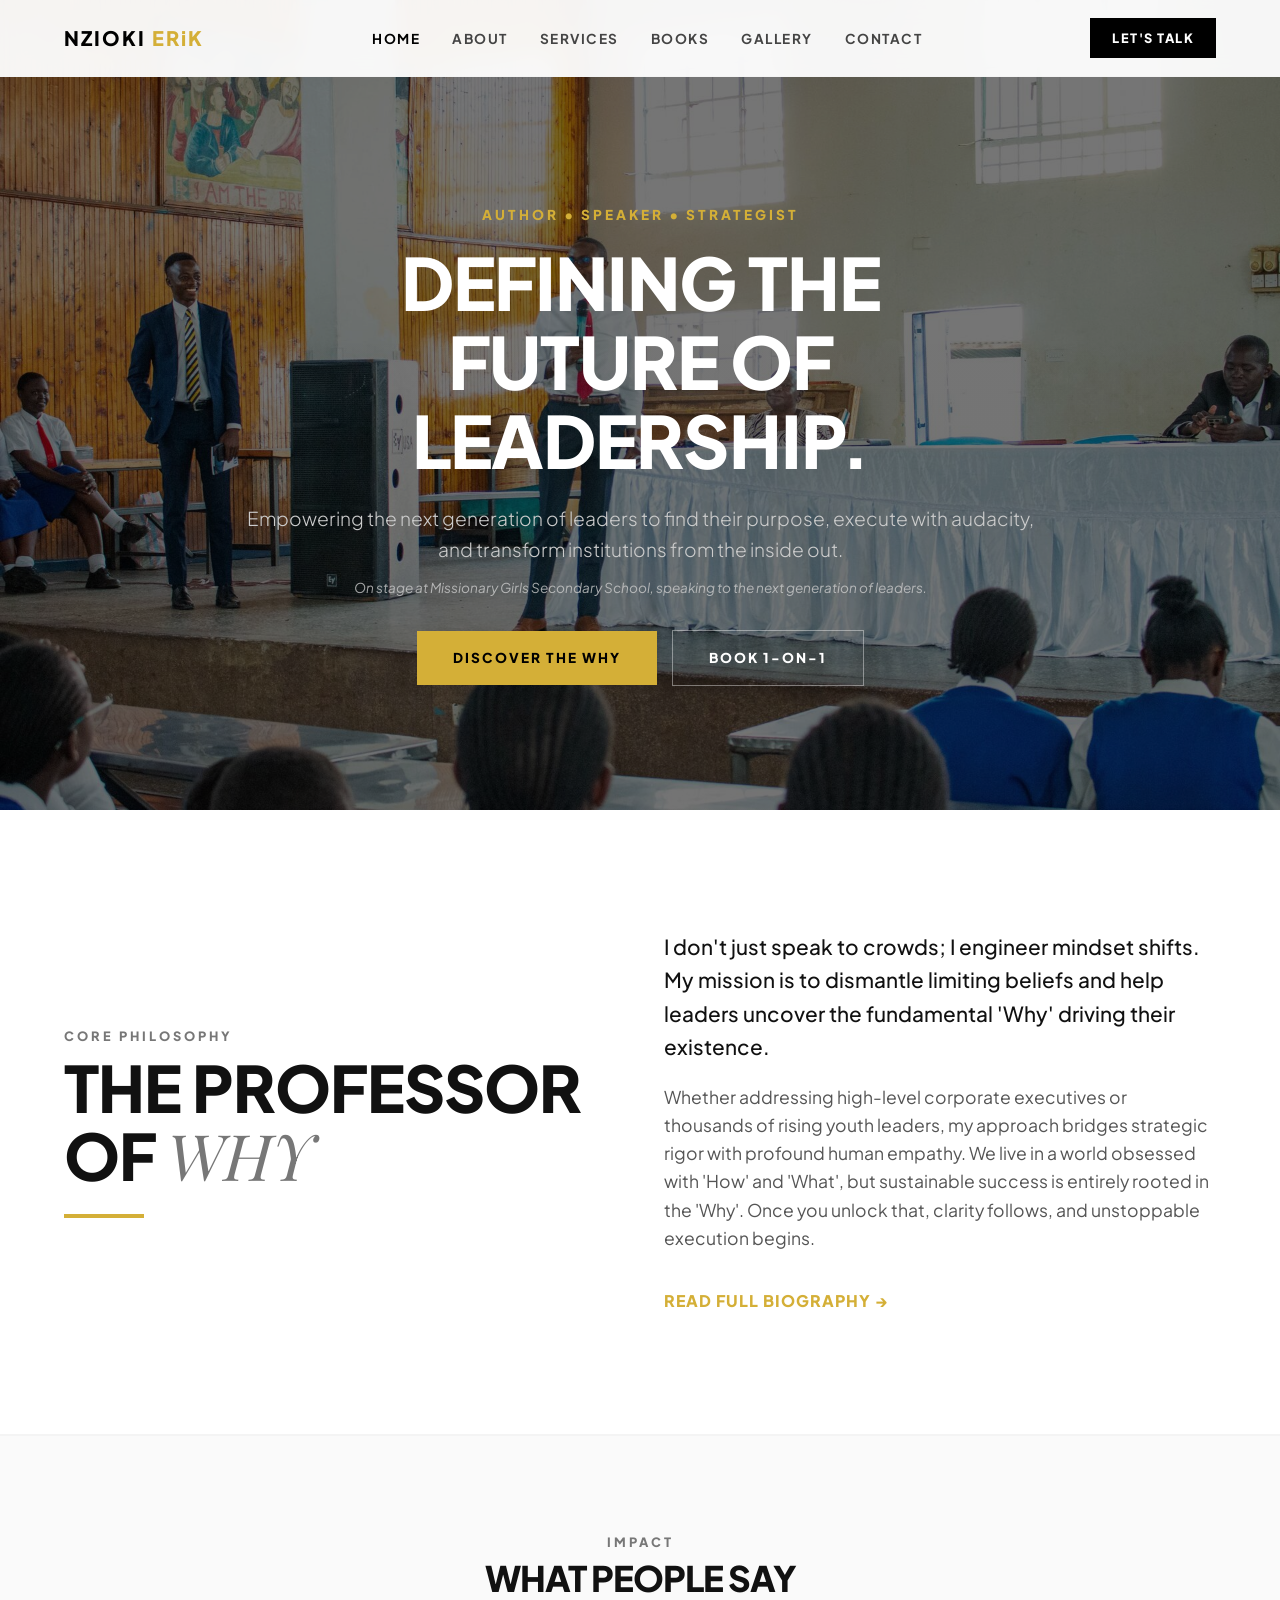
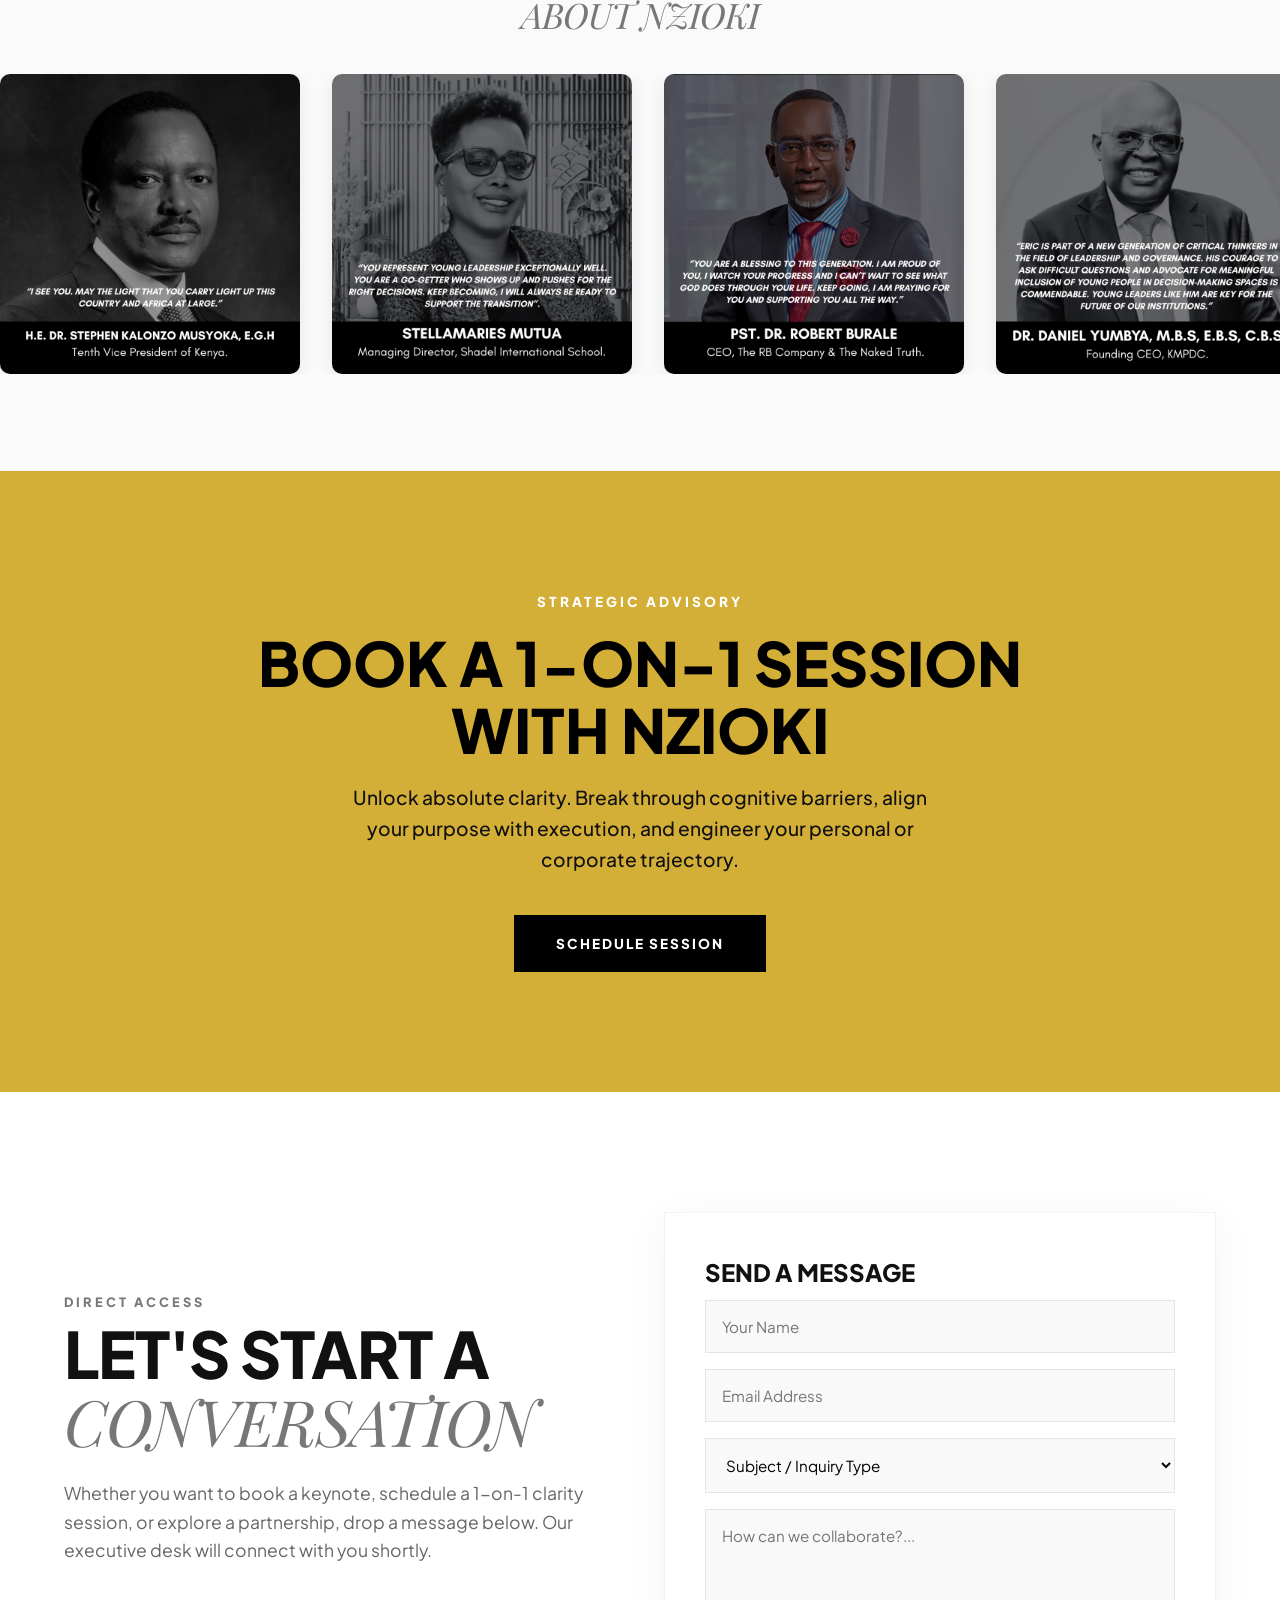
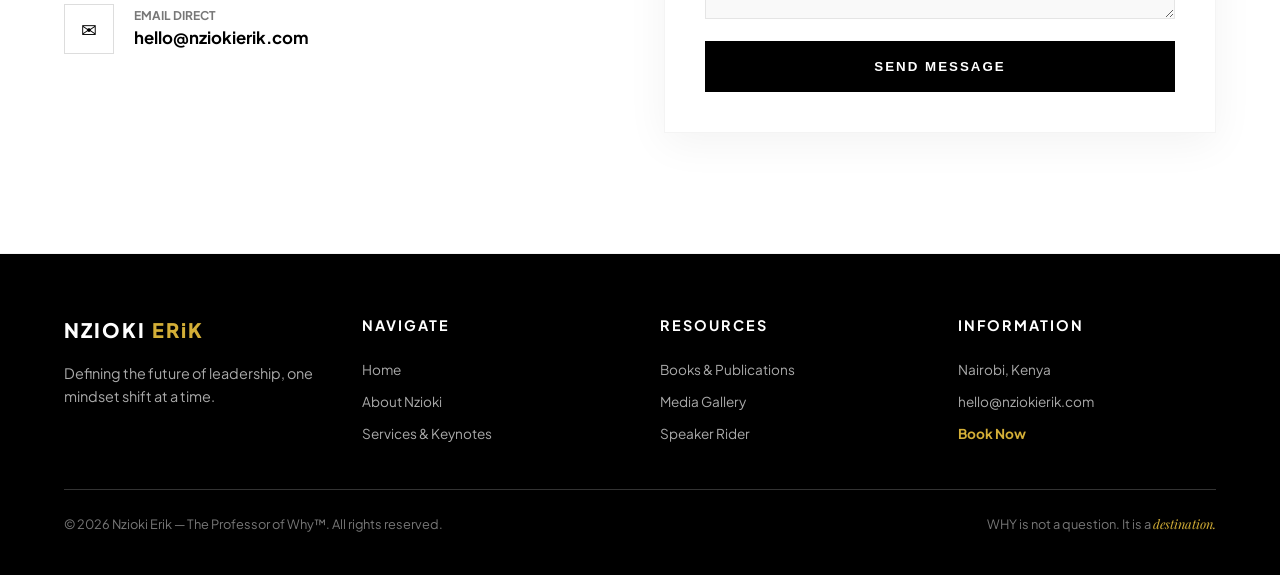
<file: index.html>
<!DOCTYPE html>
<html lang="en">
<head>
  <meta charset="UTF-8" />
  <meta name="viewport" content="width=device-width, initial-scale=1.0" />
  <title>Prof. Nzioki ERiK — The Professor of Why</title>
  <meta name="description" content="Nzioki ERiK — The Professor of Why™. Keynote speaker, strategist and leadership trainer helping leaders and institutions across Africa uncover the 'Why' behind their purpose and execution." />

  <link rel="icon" href="favicon.png" type="image/png" sizes="192x192" />
  <link rel="apple-touch-icon" href="apple-touch-icon.png" />

  <meta property="og:type" content="website" />
  <meta property="og:url" content="https://professorofwhy.vercel.app/" />
  <meta property="og:title" content="Prof. Nzioki ERiK — The Professor of Why" />
  <meta property="og:description" content="Keynote speaker, strategist and leadership trainer helping leaders and institutions across Africa uncover the 'Why' behind their purpose and execution." />
  <meta property="og:image" content="https://professorofwhy.vercel.app/Prof.%20Nzioki%20ERiK%20Website/IMG-20250130-WA0039-web.jpg" />

  <meta name="twitter:card" content="summary_large_image" />
  <meta name="twitter:title" content="Prof. Nzioki ERiK — The Professor of Why" />
  <meta name="twitter:description" content="Keynote speaker, strategist and leadership trainer helping leaders and institutions across Africa uncover the 'Why' behind their purpose and execution." />
  <meta name="twitter:image" content="https://professorofwhy.vercel.app/Prof.%20Nzioki%20ERiK%20Website/IMG-20250130-WA0039-web.jpg" />

  <link rel="stylesheet" href="style.css" />
  <link rel="preconnect" href="https://fonts.googleapis.com">
  <link rel="preconnect" href="https://fonts.gstatic.com" crossorigin>
  <link href="https://fonts.googleapis.com/css2?family=Plus+Jakarta+Sans:wght@300;400;600;800;900&family=Playfair+Display:ital,wght@0,600;1,400&display=swap" rel="stylesheet">
</head>
<body class="bg-white text-gray-900 font-sans antialiased">

  <!-- NAVIGATION -->
  <nav class="navbar">
    <div class="nav-container">
      <a href="index.html" class="brand-logo">NZIOKI <span>ERiK</span></a>
      <ul class="nav-links">
        <li><a href="index.html" class="active">Home</a></li>
        <li><a href="about.html">About</a></li>
        <li><a href="speaking.html">Services</a></li>
        <li><a href="books.html">Books</a></li>
        <li><a href="gallery.html">Gallery</a></li>
        <li><a href="#conversation">Contact</a></li>
      </ul>
      <a href="#conversation" class="btn-primary-sm">Let's Talk</a>
    </div>
  </nav>

  <!-- 1. HERO SECTION (Stage Photo & Write-up) -->
  <header class="hero-section">
    <div class="hero-overlay"></div>
    <img src="Prof. Nzioki ERiK Website/IMG-20250130-WA0039-web.jpg" alt="Prof. Nzioki ERiK addressing students on stage at Missionary Girls Secondary School" class="hero-bg-img" />

    <div class="hero-content">
      <span class="hero-badge">Author • Speaker • Strategist</span>
      <h1 class="hero-title">Defining The <br/>Future of Leadership.</h1>
      <p class="hero-subtitle">
        Empowering the next generation of leaders to find their purpose, execute with audacity, and transform institutions from the inside out.
      </p>
      <p class="hero-caption">On stage at Missionary Girls Secondary School, speaking to the next generation of leaders.</p>
      <div class="hero-actions">
        <a href="#about" class="btn-gold">Discover The Why</a>
        <a href="#session" class="btn-outline-light">Book 1-on-1</a>
      </div>
    </div>
  </header>

  <!-- 2. ABOUT: THE PROFESSOR OF WHY -->
  <section id="about" class="about-section">
    <div class="container grid-2col">
      <div>
        <span class="section-tag">Core Philosophy</span>
        <h2 class="main-heading">The Professor <br/>of <span class="accent-serif">Why</span></h2>
        <div class="gold-divider"></div>
      </div>
      <div class="about-text-box">
        <p class="lead-text">
          I don't just speak to crowds; I engineer mindset shifts. My mission is to dismantle limiting beliefs and help leaders uncover the fundamental 'Why' driving their existence.
        </p>
        <p>
          Whether addressing high-level corporate executives or thousands of rising youth leaders, my approach bridges strategic rigor with profound human empathy. We live in a world obsessed with 'How' and 'What', but sustainable success is entirely rooted in the 'Why'. Once you unlock that, clarity follows, and unstoppable execution begins.
        </p>
        <a href="about.html" style="color: var(--color-gold); font-weight: 800; text-transform: uppercase; letter-spacing: 1px; text-decoration: none; margin-top: 16px; display: inline-block;">Read Full Biography &rarr;</a>
      </div>
    </div>
  </section>

  <!-- 3. TESTIMONIALS (The Moving Marquee) -->
  <section class="marquee-section" id="testi">
    <div class="container" style="text-align: center; margin-bottom: 40px;">
      <span class="section-tag">Impact</span>
      <h2 class="main-heading" style="font-size: 2.2rem;">What People Say <br/><span class="accent-serif">About Nzioki</span></h2>
    </div>
    
    <div class="marquee-wrapper">
      <div class="marquee-track">
        <div class="praise-card"><img src="Testimonials/1.png" alt="H.E. Dr. Stephen Kalonzo Musyoka, E.G.H, Tenth Vice President of Kenya: 'I see you. May the light that you carry light up this country and Africa at large.'" loading="lazy" /></div>
        <div class="praise-card"><img src="Testimonials/2.png" alt="Stellamaries Mutua, Managing Director, Shadel International School: 'You represent young leadership exceptionally well. You are a go-getter who shows up and pushes for the right decisions.'" loading="lazy" /></div>
        <div class="praise-card"><img src="Testimonials/3.png" alt="Pst. Dr. Robert Burale, CEO, The RB Company & The Naked Truth: 'You are a blessing to this generation. I am proud of you.'" loading="lazy" /></div>
        <div class="praise-card"><img src="Testimonials/4.png" alt="Dr. Daniel Yumbya, M.B.S, E.B.S, C.B.S, Founding CEO, KMPDC: 'Eric is part of a new generation of critical thinkers in the field of leadership and governance.'" loading="lazy" /></div>
        <div class="praise-card"><img src="Testimonials/5.png" alt="Brian Nyambego, CEO, Aven Global: 'Sometimes you just see someone with grit, audacity and a genuine love for growth.'" loading="lazy" /></div>
        <div class="praise-card"><img src="Testimonials/6.png" alt="Prof. Acquillahs Muteti, CEO, ACQ Consultants (U.S.A): 'I am proud of what you are doing and what you are about to do. It's your time, go change the world.'" loading="lazy" /></div>
        <div class="praise-card"><img src="Testimonials/7.png" alt="Khalif Kairo, CEO, Kai & Karo: 'Nzioki represents a rising young voice in this generation.'" loading="lazy" /></div>
        <div class="praise-card"><img src="Testimonials/8.png" alt="Dr. Emily Okoth Okuku, Ph.D., Manager, Career Planning & Placement, KCA University: 'I am proud of you. You will go places.'" loading="lazy" /></div>
        <!-- Full set repeated for seamless infinite scrolling (translateX(-50%) needs an exact duplicate) -->
        <div class="praise-card"><img src="Testimonials/1.png" alt="" loading="lazy" /></div>
        <div class="praise-card"><img src="Testimonials/2.png" alt="" loading="lazy" /></div>
        <div class="praise-card"><img src="Testimonials/3.png" alt="" loading="lazy" /></div>
        <div class="praise-card"><img src="Testimonials/4.png" alt="" loading="lazy" /></div>
        <div class="praise-card"><img src="Testimonials/5.png" alt="" loading="lazy" /></div>
        <div class="praise-card"><img src="Testimonials/6.png" alt="" loading="lazy" /></div>
        <div class="praise-card"><img src="Testimonials/7.png" alt="" loading="lazy" /></div>
        <div class="praise-card"><img src="Testimonials/8.png" alt="" loading="lazy" /></div>
      </div>
    </div>
  </section>

  <!-- 4. BOOK A 1-ON-1 SESSION -->
  <section id="session" class="cta-dark-section" style="background: var(--color-gold); color: var(--color-black);">
    <div class="container">
      <span class="cta-badge" style="color: var(--color-white);">Strategic Advisory</span>
      <h2 class="cta-heading" style="color: var(--color-black);">Book a 1-on-1 Session <br/>With Nzioki</h2>
      <p class="cta-text" style="color: var(--color-gray-900); font-weight: 500;">
        Unlock absolute clarity. Break through cognitive barriers, align your purpose with execution, and engineer your personal or corporate trajectory.
      </p>
      <div class="cta-buttons">
        <a href="#conversation" class="btn-white" style="background: var(--color-black); color: var(--color-white);">Schedule Session</a>
      </div>
    </div>
  </section>

  <!-- 5. CONTACT / LET'S START A CONVERSATION -->
  <section id="conversation" class="contact-section">
    <div class="container grid-2col">
      <div class="contact-info">
        <span class="section-tag">Direct Access</span>
        <h2 class="main-heading">Let's Start a <br/><span class="accent-serif">Conversation</span></h2>
        <p class="contact-desc">
          Whether you want to book a keynote, schedule a 1-on-1 clarity session, or explore a partnership, drop a message below. Our executive desk will connect with you shortly.
        </p>
        <div class="contact-methods">
          <a href="mailto:hello@nziokierik.com" class="contact-item">
            <div class="icon-box">✉</div>
            <div>
              <span class="label">Email Direct</span>
              <span class="val">hello@nziokierik.com</span>
            </div>
          </a>
        </div>
      </div>

      <div class="contact-form-card">
        <h3>Send a Message</h3>
        <form>
          <input type="text" placeholder="Your Name" required class="form-input" />
          <input type="email" placeholder="Email Address" required class="form-input" />
          <select class="form-select" required>
            <option value="" disabled selected>Subject / Inquiry Type</option>
            <option>1-on-1 Clarity Session</option>
            <option>Keynote / Speaking Request</option>
            <option>Media / Interview</option>
            <option>General Inquiry</option>
          </select>
          <textarea placeholder="How can we collaborate?..." rows="4" class="form-textarea" required></textarea>
          <button type="submit" class="btn-submit">Send Message</button>
        </form>
      </div>
    </div>
  </section>

  <!-- 6. EXPANDED FOOTER (Resources, Links, Information) -->
  <footer class="footer" style="padding: 60px 0 40px 0; background: var(--color-black); color: var(--color-white);">
    <div class="container">
      <div style="display: grid; grid-template-columns: repeat(auto-fit, minmax(200px, 1fr)); gap: 40px; margin-bottom: 40px;">
        
        <!-- Brand -->
        <div>
          <a href="index.html" class="brand-logo" style="color: var(--color-white);">NZIOKI <span style="color: var(--color-gold);">ERiK</span></a>
          <p style="color: #aaa; font-size: 0.9rem; margin-top: 16px;">Defining the future of leadership, one mindset shift at a time.</p>
        </div>

        <!-- Navigate -->
        <div>
          <h4 style="text-transform: uppercase; letter-spacing: 2px; margin-bottom: 16px; font-size: 0.9rem;">Navigate</h4>
          <ul style="list-style: none; padding: 0; line-height: 2;">
            <li><a href="index.html" style="color: #aaa; text-decoration: none; font-size: 0.85rem;">Home</a></li>
            <li><a href="about.html" style="color: #aaa; text-decoration: none; font-size: 0.85rem;">About Nzioki</a></li>
            <li><a href="speaking.html" style="color: #aaa; text-decoration: none; font-size: 0.85rem;">Services & Keynotes</a></li>
          </ul>
        </div>

        <!-- Resources -->
        <div>
          <h4 style="text-transform: uppercase; letter-spacing: 2px; margin-bottom: 16px; font-size: 0.9rem;">Resources</h4>
          <ul style="list-style: none; padding: 0; line-height: 2;">
            <li><a href="books.html" style="color: #aaa; text-decoration: none; font-size: 0.85rem;">Books & Publications</a></li>
            <li><a href="gallery.html" style="color: #aaa; text-decoration: none; font-size: 0.85rem;">Media Gallery</a></li>
            <li><a href="speaking.html#mk" style="color: #aaa; text-decoration: none; font-size: 0.85rem;">Speaker Rider</a></li>
          </ul>
        </div>

        <!-- Information -->
        <div>
          <h4 style="text-transform: uppercase; letter-spacing: 2px; margin-bottom: 16px; font-size: 0.9rem;">Information</h4>
          <ul style="list-style: none; padding: 0; line-height: 2;">
            <li><span style="color: #aaa; font-size: 0.85rem;">Nairobi, Kenya</span></li>
            <li><span style="color: #aaa; font-size: 0.85rem;">hello@nziokierik.com</span></li>
            <li><a href="#conversation" style="color: var(--color-gold); text-decoration: none; font-size: 0.85rem; font-weight: bold;">Book Now</a></li>
          </ul>
        </div>
      </div>

      <div style="border-top: 1px solid #333; padding-top: 24px; display: flex; justify-content: space-between; align-items: center; font-size: 0.8rem; color: #777;">
        <p>© 2026 Nzioki Erik — The Professor of Why™. All rights reserved.</p>
        <p class="footer-tagline" style="color: #777;">WHY is not a question. It is a <em style="color: var(--color-gold);">destination.</em></p>
      </div>
    </div>
  </footer>

</body>
  </html>
</file>
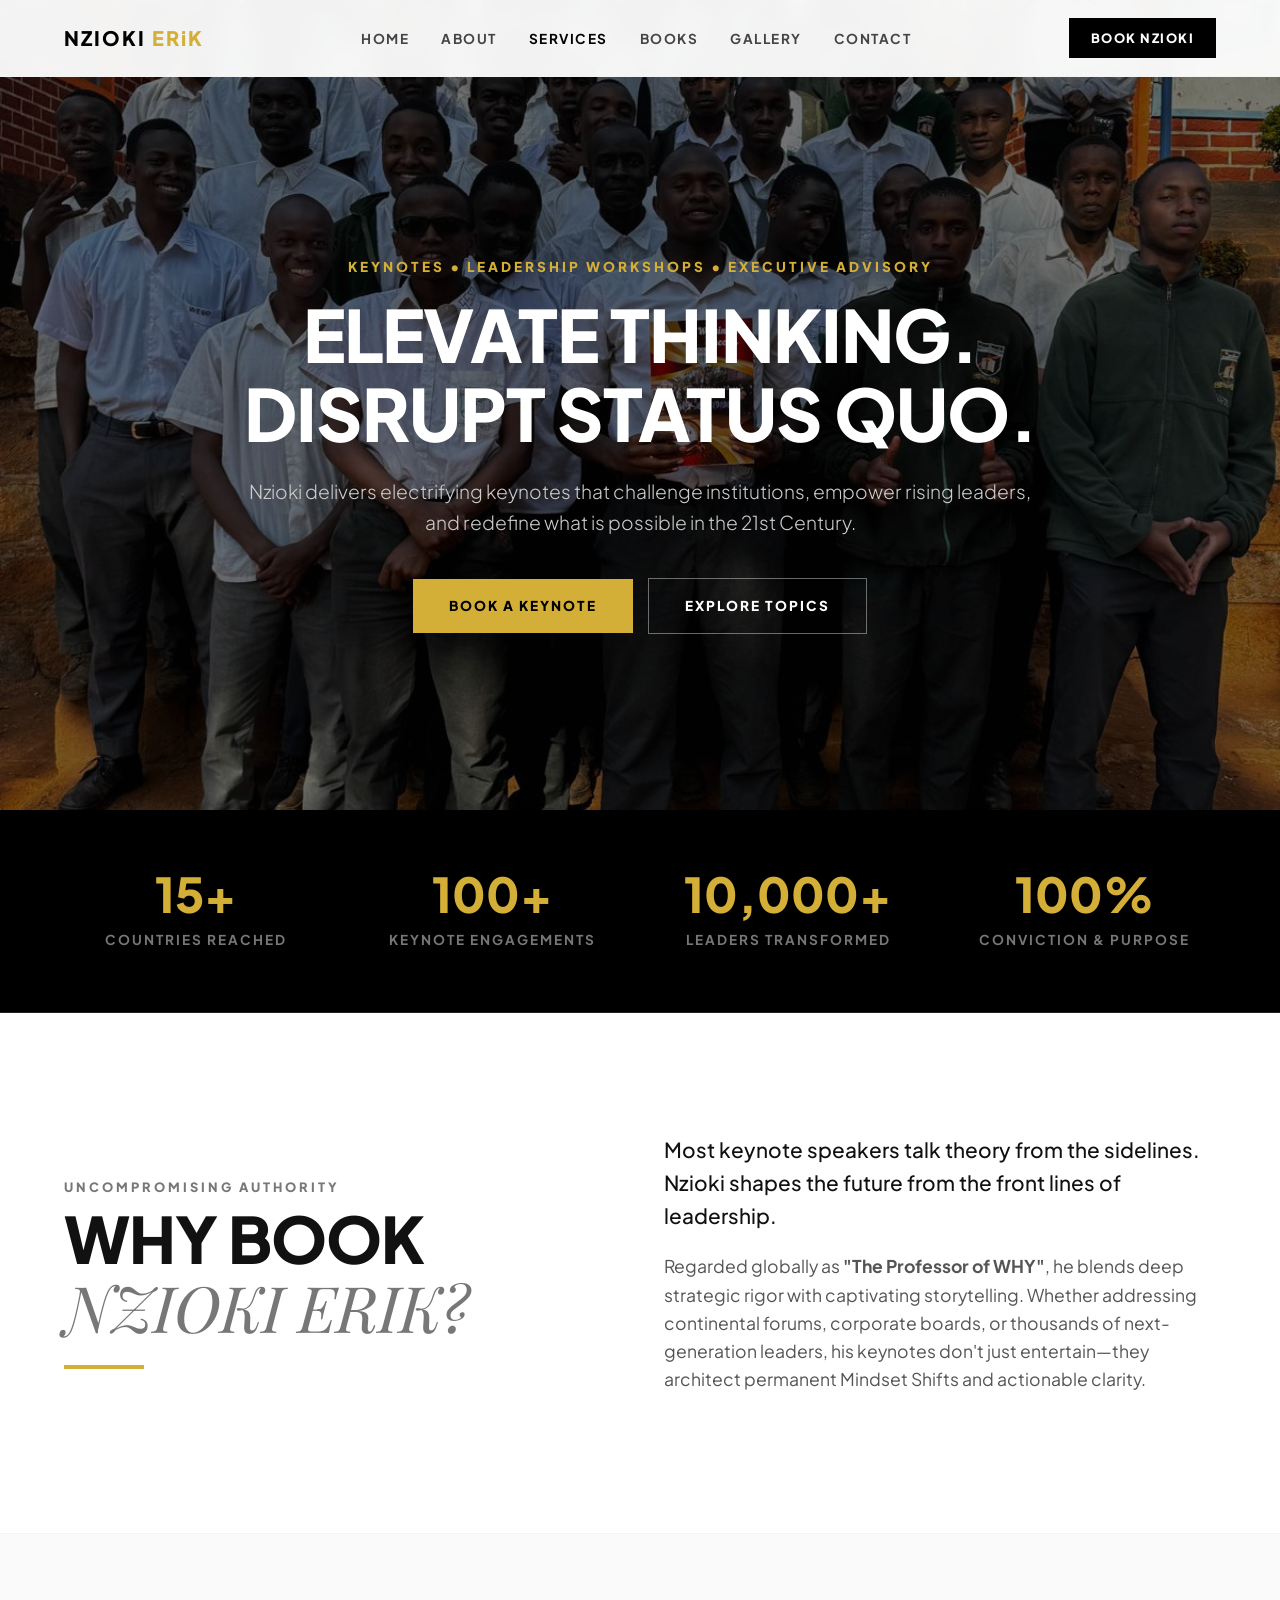
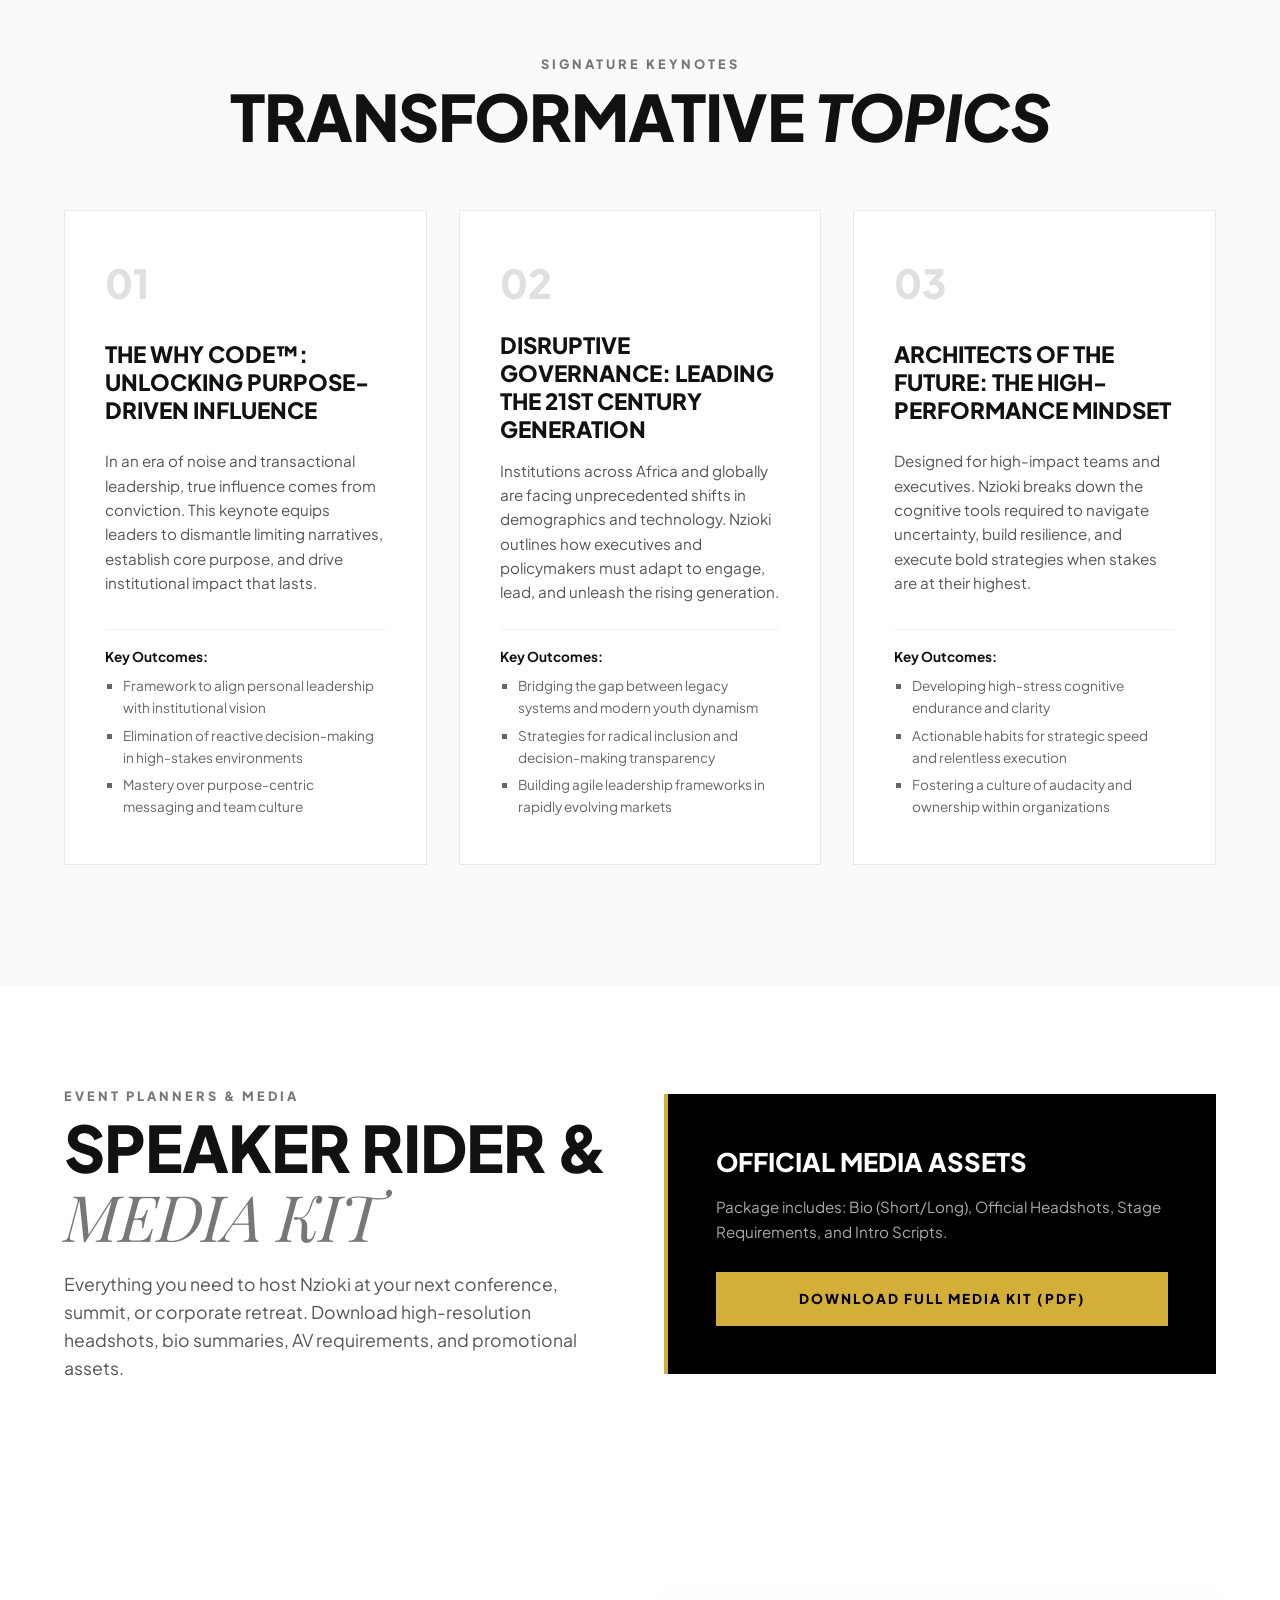
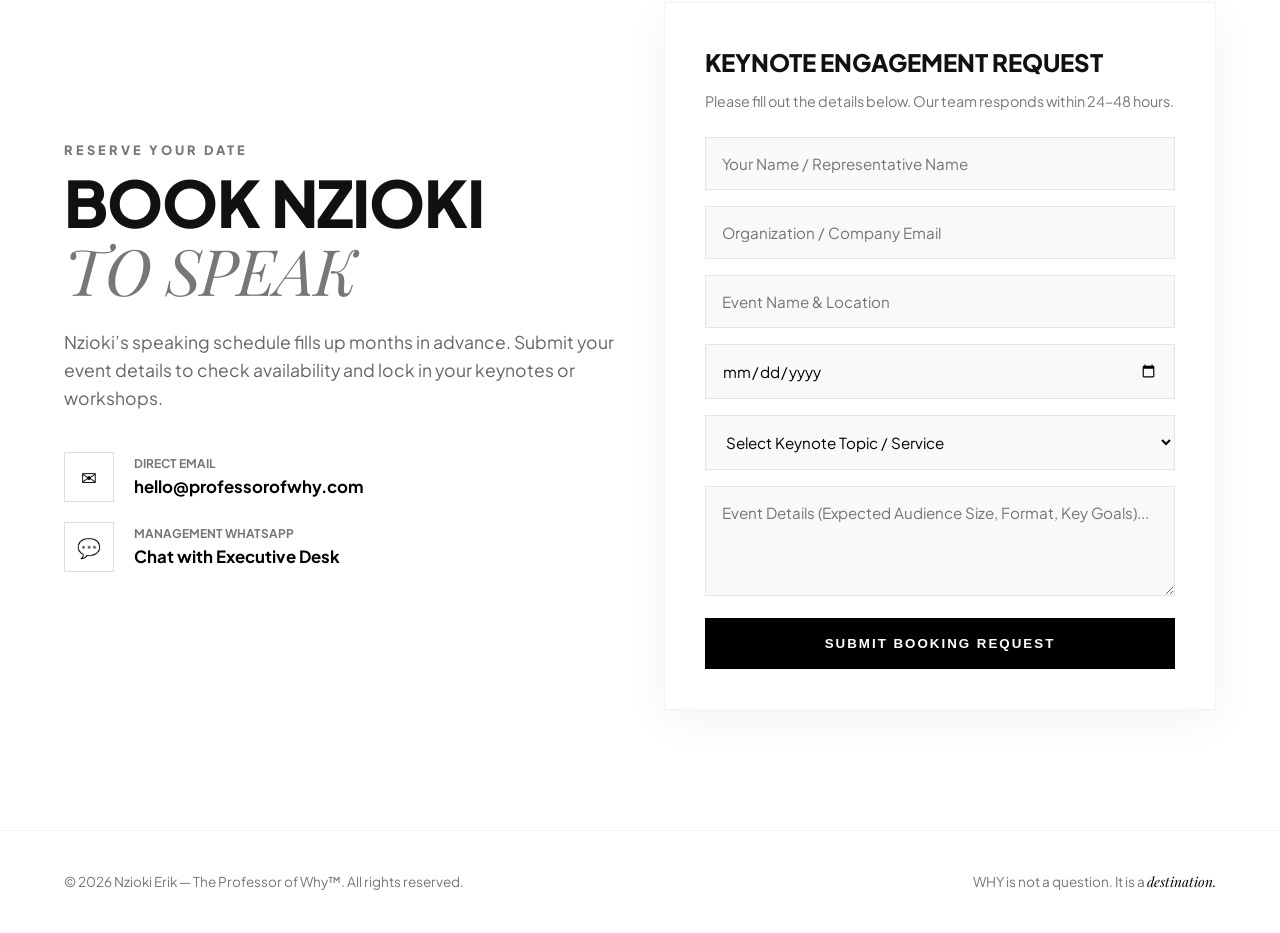
<file: speaking.html>
<!DOCTYPE html>
<html lang="en">
<head>
  <meta charset="UTF-8" />
  <meta name="viewport" content="width=device-width, initial-scale=1.0" />
  <title>Services & Keynote Speaking — Prof. Nzioki ERiK</title>
  <link rel="stylesheet" href="style.css" />
  <link rel="preconnect" href="https://fonts.googleapis.com">
  <link rel="preconnect" href="https://fonts.gstatic.com" crossorigin>
  <link href="https://fonts.googleapis.com/css2?family=Plus+Jakarta+Sans:wght@300;400;600;800;900&family=Playfair+Display:ital,wght@0,600;1,400&display=swap" rel="stylesheet">
</head>
<body class="bg-white text-gray-900 font-sans antialiased">

  <!-- NAVIGATION -->
  <nav class="navbar">
    <div class="nav-container">
      <a href="index.html" class="brand-logo">NZIOKI <span>ERiK</span></a>
      <ul class="nav-links">
        <li><a href="index.html">Home</a></li>
        <li><a href="about.html">About</a></li>
        <li><a href="speaking.html" class="active">Services</a></li>
        <li><a href="books.html">Books</a></li>
        <li><a href="gallery.html">Gallery</a></li>
        <li><a href="#book-keynote">Contact</a></li>
      </ul>
      <a href="#book-keynote" class="btn-primary-sm">Book Nzioki</a>
    </div>
  </nav>

  <!-- 1. SPEAKING HERO SECTION -->
  <header class="hero-section speaking-hero">
    <div class="hero-overlay"></div>
    <img src="Prof. Nzioki ERiK Website/IMG-20241011-WA0109.jpg" alt="Prof. Nzioki delivering a keynote address" class="hero-bg-img" />
    
    <div class="hero-content">
      <span class="hero-badge">Keynotes • Leadership Workshops • Executive Advisory</span>
      <h1 class="hero-title">Elevate Thinking.<br/>Disrupt Status Quo.</h1>
      <p class="hero-subtitle">
        Nzioki delivers electrifying keynotes that challenge institutions, empower rising leaders, and redefine what is possible in the 21st Century.
      </p>
      <div class="hero-actions">
        <a href="#book-keynote" class="btn-gold">Book A Keynote</a>
        <a href="#topics" class="btn-outline-light">Explore Topics</a>
      </div>
    </div>
  </header>

  <!-- 2. PROOF & METRICS STRIP -->
  <section class="stats-strip">
    <div class="container grid-4col">
      <div class="stat-card">
        <span class="stat-number">15+</span>
        <span class="stat-label">Countries Reached</span>
      </div>
      <div class="stat-card">
        <span class="stat-number">100+</span>
        <span class="stat-label">Keynote Engagements</span>
      </div>
      <div class="stat-card">
        <span class="stat-number">10,000+</span>
        <span class="stat-label">Leaders Transformed</span>
      </div>
      <div class="stat-card">
        <span class="stat-number">100%</span>
        <span class="stat-label">Conviction & Purpose</span>
      </div>
    </div>
  </section>

  <!-- 3. THE NZIOKI DIFFERENCE (Vusi-Style Positioning Block) -->
  <section class="difference-section">
    <div class="container grid-2col">
      <div>
        <span class="section-tag">Uncompromising Authority</span>
        <h2 class="main-heading">WHY BOOK <br/><span class="accent-serif">Nzioki ERiK?</span></h2>
        <div class="gold-divider"></div>
      </div>
      <div class="about-text-box">
        <p class="lead-text">
          Most keynote speakers talk theory from the sidelines. Nzioki shapes the future from the front lines of leadership.
        </p>
        <p>
          Regarded globally as <strong>"The Professor of WHY"</strong>, he blends deep strategic rigor with captivating storytelling. Whether addressing continental forums, corporate boards, or thousands of next-generation leaders, his keynotes don't just entertain—they architect permanent Mindset Shifts and actionable clarity.
        </p>
      </div>
    </div>
  </section>

  <!-- 4. KEYNOTE TOPICS & OFFERINGS -->
  <section id="topics" class="topics-section">
    <div class="container">
      <div class="section-header center">
        <span class="section-tag">Signature Keynotes</span>
        <h2 class="main-heading">Transformative <em>Topics</em></h2>
      </div>

      <div class="topics-grid">
        <!-- Topic 1 -->
        <div class="topic-card">
          <span class="topic-num">01</span>
          <h3 class="topic-title">The WHY Code™: Unlocking Purpose-Driven Influence</h3>
          <p class="topic-desc">
            In an era of noise and transactional leadership, true influence comes from conviction. This keynote equips leaders to dismantle limiting narratives, establish core purpose, and drive institutional impact that lasts.
          </p>
          <div class="topic-outcomes">
            <strong>Key Outcomes:</strong>
            <ul>
              <li>Framework to align personal leadership with institutional vision</li>
              <li>Elimination of reactive decision-making in high-stakes environments</li>
              <li>Mastery over purpose-centric messaging and team culture</li>
            </ul>
          </div>
        </div>

        <!-- Topic 2 -->
        <div class="topic-card">
          <span class="topic-num">02</span>
          <h3 class="topic-title">Disruptive Governance: Leading the 21st Century Generation</h3>
          <p class="topic-desc">
            Institutions across Africa and globally are facing unprecedented shifts in demographics and technology. Nzioki outlines how executives and policymakers must adapt to engage, lead, and unleash the rising generation.
          </p>
          <div class="topic-outcomes">
            <strong>Key Outcomes:</strong>
            <ul>
              <li>Bridging the gap between legacy systems and modern youth dynamism</li>
              <li>Strategies for radical inclusion and decision-making transparency</li>
              <li>Building agile leadership frameworks in rapidly evolving markets</li>
            </ul>
          </div>
        </div>

        <!-- Topic 3 -->
        <div class="topic-card">
          <span class="topic-num">03</span>
          <h3 class="topic-title">Architects of the Future: The High-Performance Mindset</h3>
          <p class="topic-desc">
            Designed for high-impact teams and executives. Nzioki breaks down the cognitive tools required to navigate uncertainty, build resilience, and execute bold strategies when stakes are at their highest.
          </p>
          <div class="topic-outcomes">
            <strong>Key Outcomes:</strong>
            <ul>
              <li>Developing high-stress cognitive endurance and clarity</li>
              <li>Actionable habits for strategic speed and relentless execution</li>
              <li>Fostering a culture of audacity and ownership within organizations</li>
            </ul>
          </div>
        </div>
      </div>
    </div>
  </section>

  <!-- 5. DOWNLOAD MEDIA KIT / SPEAKER RIDER SECTION -->
  <section id="mk" class="rider-section">
    <div class="container grid-2col">
      <div>
        <span class="section-tag">Event Planners & Media</span>
        <h2 class="main-heading">Speaker Rider & <br/><span class="accent-serif">Media Kit</span></h2>
        <p class="rider-desc">
          Everything you need to host Nzioki at your next conference, summit, or corporate retreat. Download high-resolution headshots, bio summaries, AV requirements, and promotional assets.
        </p>
      </div>
      <div class="rider-card">
        <h3>Official Media Assets</h3>
        <p>Package includes: Bio (Short/Long), Official Headshots, Stage Requirements, and Intro Scripts.</p>
        <a href="#" class="btn-gold block-btn">Download Full Media Kit (PDF)</a>
      </div>
    </div>
  </section>

  <!-- 6. BOOKING FORM SECTION -->
  <section id="book-keynote" class="contact-section">
    <div class="container grid-2col">
      <div class="contact-info">
        <span class="section-tag">Reserve Your Date</span>
        <h2 class="main-heading">Book Nzioki <br/><span class="accent-serif">To Speak</span></h2>
        <p class="contact-desc">
          Nzioki’s speaking schedule fills up months in advance. Submit your event details to check availability and lock in your keynotes or workshops.
        </p>
        <div class="contact-methods">
          <a href="mailto:hello@professorofwhy.com" class="contact-item">
            <div class="icon-box">✉</div>
            <div>
              <span class="label">Direct Email</span>
              <span class="val">hello@professorofwhy.com</span>
            </div>
          </a>
          <a href="https://wa.me/254700000000" class="contact-item" target="_blank" rel="noopener">
            <div class="icon-box">💬</div>
            <div>
              <span class="label">Management WhatsApp</span>
              <span class="val">Chat with Executive Desk</span>
            </div>
          </a>
        </div>
      </div>

      <div class="contact-form-card">
        <h3>Keynote Engagement Request</h3>
        <p class="sub">Please fill out the details below. Our team responds within 24–48 hours.</p>
        <form id="keynoteBookingForm">
          <input type="text" placeholder="Your Name / Representative Name" required class="form-input" />
          <input type="email" placeholder="Organization / Company Email" required class="form-input" />
          <input type="text" placeholder="Event Name & Location" required class="form-input" />
          <input type="date" placeholder="Target Event Date" required class="form-input" />
          <select class="form-select" required>
            <option value="" disabled selected>Select Keynote Topic / Service</option>
            <option>Topic 1: The WHY Code™</option>
            <option>Topic 2: Disruptive Governance</option>
            <option>Topic 3: Architects of the Future</option>
            <option>Custom Keynote / Panelist</option>
            <option>Executive Advisory / Workshop</option>
          </select>
          <textarea placeholder="Event Details (Expected Audience Size, Format, Key Goals)..." rows="4" class="form-textarea" required></textarea>
          <button type="submit" class="btn-submit">Submit Booking Request</button>
        </form>
      </div>
    </div>
  </section>

  <!-- FOOTER -->
  <footer class="footer">
    <div class="container footer-content">
      <p>© 2026 Nzioki Erik — The Professor of Why™. All rights reserved.</p>
      <p class="footer-tagline">WHY is not a question. It is a <em>destination.</em></p>
    </div>
  </footer>

</body>
</html>
</file>
<file: style.css>
/* ==========================================================================
   NZIOKI ERIK — THE PROFESSOR OF WHY™
   Master Production Stylesheet (style.css)
   ========================================================================== */

/* 1. RESETS & DESIGN TOKENS */
* {
  margin: 0;
  padding: 0;
  box-sizing: border-box;
}

:root {
  --color-black: #000000;
  --color-dark: #0a0a0a;
  --color-gold: #d4af37;
  --color-gold-hover: #b89628;
  --color-white: #ffffff;
  --color-gray-50: #fafafa;
  --color-gray-100: #f4f4f4;
  --color-gray-200: #eaeaea;
  --color-gray-300: #cccccc;
  --color-gray-500: #777777;
  --color-gray-700: #444444;
  --color-gray-900: #111111;
  --font-sans: 'Plus Jakarta Sans', -apple-system, BlinkMacSystemFont, sans-serif;
  --font-serif: 'Playfair Display', Georgia, serif;
}

html {
  scroll-behavior: smooth;
}

body {
  font-family: var(--font-sans);
  color: var(--color-gray-900);
  background-color: var(--color-white);
  line-height: 1.6;
  -webkit-font-smoothing: antialiased;
}

/* 2. BASE UTILITIES & LAYOUTS */
.container {
  max-width: 1200px;
  margin: 0 auto;
  padding: 0 24px;
}

.grid-2col {
  display: grid;
  grid-template-columns: 1fr;
  gap: 48px;
}

.grid-4col {
  display: grid;
  grid-template-columns: repeat(2, 1fr);
  gap: 32px;
  text-align: center;
}

@media (min-width: 768px) {
  .grid-2col {
    grid-template-columns: 1fr 1fr;
    align-items: center;
  }
  .grid-4col {
    grid-template-columns: repeat(4, 1fr);
  }
}

/* 3. NAVIGATION BAR */
.navbar {
  position: fixed;
  top: 0;
  left: 0;
  width: 100%;
  background: rgba(255, 255, 255, 0.95);
  backdrop-filter: blur(10px);
  border-bottom: 1px solid var(--color-gray-100);
  z-index: 1000;
  padding: 18px 0;
}

.nav-container {
  max-width: 1200px;
  margin: 0 auto;
  padding: 0 24px;
  display: flex;
  justify-content: space-between;
  align-items: center;
}

.brand-logo {
  font-weight: 900;
  font-size: 1.25rem;
  letter-spacing: 2px;
  text-decoration: none;
  color: var(--color-black);
}

.brand-logo span {
  color: var(--color-gold);
}

.nav-links {
  display: flex;
  list-style: none;
  gap: 32px;
}

.nav-links a {
  text-decoration: none;
  color: var(--color-gray-700);
  font-size: 0.85rem;
  font-weight: 700;
  text-transform: uppercase;
  letter-spacing: 1.5px;
  transition: color 0.3s ease;
}

.nav-links a:hover,
.nav-links a.active {
  color: var(--color-black);
}

/* 4. TYPOGRAPHY & HEADINGS */
.accent-serif {
  font-family: var(--font-serif);
  font-style: italic;
  font-weight: 400;
  color: var(--color-gray-500);
}

.section-tag {
  text-transform: uppercase;
  letter-spacing: 3px;
  font-size: 0.8rem;
  font-weight: 800;
  color: var(--color-gray-500);
  display: block;
  margin-bottom: 8px;
}

.main-heading {
  font-size: 2.8rem;
  font-weight: 900;
  text-transform: uppercase;
  line-height: 1.05;
  letter-spacing: -1px;
}

@media (min-width: 768px) {
  .main-heading {
    font-size: 4rem;
  }
}

.gold-divider {
  width: 80px;
  height: 4px;
  background: var(--color-gold);
  margin-top: 24px;
}

.section-header.center {
  text-align: center;
  margin-bottom: 48px;
}

/* 5. BUTTON STYLES (VUSI-STYLE HEAVY WEIGHT) */
.btn-gold {
  background-color: var(--color-gold);
  color: var(--color-black);
  padding: 16px 36px;
  font-weight: 800;
  text-transform: uppercase;
  letter-spacing: 2px;
  font-size: 0.85rem;
  text-decoration: none;
  display: inline-block;
  border: none;
  cursor: pointer;
  transition: all 0.3s ease;
}

.btn-gold:hover {
  background-color: var(--color-white);
  color: var(--color-black);
}

.btn-outline-light {
  border: 1px solid rgba(255, 255, 255, 0.4);
  color: var(--color-white);
  padding: 16px 36px;
  font-weight: 800;
  text-transform: uppercase;
  letter-spacing: 2px;
  font-size: 0.85rem;
  text-decoration: none;
  display: inline-block;
  margin-left: 12px;
  transition: all 0.3s ease;
}

.btn-outline-light:hover {
  border-color: var(--color-white);
  background: rgba(255, 255, 255, 0.1);
}

.btn-primary-sm {
  background: var(--color-black);
  color: var(--color-white);
  padding: 10px 22px;
  font-size: 0.8rem;
  font-weight: 800;
  text-transform: uppercase;
  letter-spacing: 1.5px;
  text-decoration: none;
  transition: background 0.3s ease;
}

.btn-primary-sm:hover {
  background: var(--color-gold);
  color: var(--color-black);
}

.btn-white {
  background: var(--color-white);
  color: var(--color-black);
  padding: 18px 42px;
  font-weight: 900;
  text-transform: uppercase;
  letter-spacing: 2px;
  font-size: 0.85rem;
  text-decoration: none;
  display: inline-block;
  transition: background 0.3s ease;
}

.btn-white:hover {
  background: var(--color-gold);
}

.btn-outline-white {
  border: 1px solid #444;
  color: var(--color-white);
  padding: 18px 42px;
  font-weight: 800;
  text-transform: uppercase;
  letter-spacing: 2px;
  font-size: 0.85rem;
  text-decoration: none;
  display: inline-block;
  margin-left: 16px;
  transition: all 0.3s ease;
}

.btn-outline-white:hover {
  border-color: var(--color-white);
}

.block-btn {
  display: block;
  text-align: center;
  width: 100%;
}

/* 6. HERO SECTIONS */
.hero-section {
  position: relative;
  height: 90vh;
  min-height: 600px;
  display: flex;
  align-items: center;
  justify-content: center;
  background-color: var(--color-dark);
  overflow: hidden;
  padding-top: 80px;
}

.hero-bg-img {
  position: absolute;
  inset: 0;
  width: 100%;
  height: 100%;
  object-fit: cover;
  opacity: 0.45;
}

.hero-overlay {
  position: absolute;
  inset: 0;
  background: linear-gradient(to bottom, rgba(0, 0, 0, 0.5), rgba(0, 0, 0, 0.85));
}

.hero-content {
  position: relative;
  z-index: 10;
  text-align: center;
  max-width: 850px;
  padding: 0 24px;
  color: var(--color-white);
}

.hero-badge {
  color: var(--color-gold);
  font-weight: 800;
  letter-spacing: 3px;
  text-transform: uppercase;
  font-size: 0.85rem;
  display: block;
  margin-bottom: 16px;
}

.hero-title {
  font-size: 3rem;
  font-weight: 900;
  line-height: 1.1;
  text-transform: uppercase;
  letter-spacing: -1px;
  margin-bottom: 24px;
}

@media (min-width: 768px) {
  .hero-title {
    font-size: 4.5rem;
  }
}

.hero-subtitle {
  font-size: 1.2rem;
  color: var(--color-gray-300);
  margin-bottom: 40px;
  font-weight: 300;
}

.hero-subtitle:has(+ .hero-caption) {
  margin-bottom: 12px;
}

.hero-caption {
  font-size: 0.85rem;
  font-style: italic;
  color: var(--color-gray-300);
  opacity: 0.8;
  margin-bottom: 32px;
}

/* 7. STATS STRIP */
.stats-strip {
  background: var(--color-black);
  color: var(--color-white);
  padding: 60px 0;
  border-bottom: 1px solid #222222;
}

.stat-number {
  font-size: 3rem;
  font-weight: 900;
  color: var(--color-gold);
  display: block;
  line-height: 1;
  margin-bottom: 8px;
}

.stat-label {
  font-size: 0.85rem;
  text-transform: uppercase;
  letter-spacing: 2px;
  color: var(--color-gray-500);
  font-weight: 700;
}

/* 8. ABOUT & DIFFERENCE SECTIONS */
.about-section,
.difference-section {
  padding: 120px 0;
  background: var(--color-white);
  border-bottom: 1px solid var(--color-gray-100);
}

.about-text-box p {
  font-size: 1.1rem;
  color: #555555;
  margin-bottom: 20px;
}

.about-text-box .lead-text {
  font-size: 1.3rem;
  color: var(--color-gray-900);
  font-weight: 500;
}

/* 9. KEYNOTE TOPICS GRID */
.topics-section {
  padding: 120px 0;
  background: var(--color-gray-50);
}

.topics-grid {
  display: grid;
  grid-template-columns: 1fr;
  gap: 32px;
  margin-top: 60px;
}

@media (min-width: 992px) {
  .topics-grid {
    grid-template-columns: repeat(3, 1fr);
  }
}

.topic-card {
  background: var(--color-white);
  padding: 40px;
  border: 1px solid var(--color-gray-200);
  position: relative;
  transition: transform 0.3s ease, box-shadow 0.3s ease, border-color 0.3s ease;
  display: flex;
  flex-direction: column;
  justify-content: space-between;
}

.topic-card:hover {
  transform: translateY(-5px);
  box-shadow: 0 15px 35px rgba(0, 0, 0, 0.06);
  border-color: var(--color-gold);
}

.topic-num {
  font-size: 2.5rem;
  font-weight: 900;
  color: #e0e0e0;
  display: block;
  margin-bottom: 16px;
}

.topic-title {
  font-size: 1.4rem;
  font-weight: 800;
  text-transform: uppercase;
  margin-bottom: 16px;
  line-height: 1.25;
}

.topic-desc {
  font-size: 0.95rem;
  color: #555555;
  margin-bottom: 24px;
}

.topic-outcomes {
  border-top: 1px solid var(--color-gray-100);
  padding-top: 16px;
  font-size: 0.85rem;
  color: var(--color-gray-900);
}

.topic-outcomes ul {
  list-style-type: square;
  margin-left: 18px;
  margin-top: 8px;
  color: #666666;
}

.topic-outcomes li {
  margin-bottom: 6px;
}

/* 10. INFINITE MARQUEE TESTIMONIALS */
.marquee-section {
  padding: 96px 0;
  background: var(--color-gray-50);
  border-top: 1px solid var(--color-gray-100);
  border-bottom: 1px solid var(--color-gray-100);
  overflow: hidden;
}

.marquee-wrapper {
  display: flex;
  overflow: hidden;
  user-select: none;
}

.marquee-track {
  display: flex;
  gap: 32px;
  animation: marquee 50s linear infinite;
  white-space: nowrap;
}

.marquee-wrapper:hover .marquee-track {
  animation-play-state: paused;
}

.testimonial-card {
  width: 380px;
  flex-shrink: 0;
  background: var(--color-white);
  padding: 32px;
  border: 1px solid var(--color-gray-200);
  box-shadow: 0 4px 20px rgba(0, 0, 0, 0.03);
  white-space: normal;
  display: flex;
  flex-direction: column;
  justify-content: space-between;
}

.testimonial-card .quote {
  font-style: italic;
  color: var(--color-gray-700);
  margin-bottom: 24px;
  font-size: 1.05rem;
}

.author-box {
  display: flex;
  align-items: center;
  gap: 16px;
}

.avatar {
  width: 48px;
  height: 48px;
  border-radius: 50%;
  object-fit: cover;
}

.author-name {
  font-size: 0.9rem;
  font-weight: 800;
  text-transform: uppercase;
}

.author-role {
  font-size: 0.75rem;
  color: var(--color-gray-500);
  text-transform: uppercase;
  letter-spacing: 0.5px;
}

@keyframes marquee {
  0% {
    transform: translateX(0%);
  }
  100% {
    transform: translateX(-50%);
  }
}

.praise-card {
  width: 300px;
  flex-shrink: 0;
  border-radius: 10px;
  overflow: hidden;
  box-shadow: 0 4px 20px rgba(0, 0, 0, 0.08);
  transition: transform 0.25s ease;
}

.praise-card:hover {
  transform: translateY(-4px);
}

.praise-card img {
  display: block;
  width: 100%;
  height: 100%;
  object-fit: cover;
}

/* 11. CTA DARK SECTION */
.cta-dark-section {
  padding: 120px 24px;
  background: var(--color-black);
  color: var(--color-white);
  text-align: center;
}

.cta-badge {
  color: var(--color-gold);
  font-weight: 800;
  letter-spacing: 3px;
  text-transform: uppercase;
  font-size: 0.85rem;
  display: block;
  margin-bottom: 16px;
}

.cta-heading {
  font-size: 2.5rem;
  font-weight: 900;
  text-transform: uppercase;
  margin-bottom: 20px;
  line-height: 1.1;
}

@media (min-width: 768px) {
  .cta-heading {
    font-size: 3.8rem;
  }
}

.cta-text {
  font-size: 1.2rem;
  color: #aaaaaa;
  max-width: 600px;
  margin: 0 auto 40px auto;
}

.cta-buttons {
  display: flex;
  justify-content: center;
  gap: 16px;
  flex-wrap: wrap;
}

/* 12. RIDER & MEDIA KIT SECTION */
.rider-section {
  padding: 100px 0;
  background: var(--color-white);
  border-top: 1px solid var(--color-gray-100);
}

.rider-desc {
  font-size: 1.1rem;
  color: #555555;
  margin-top: 20px;
}

.rider-card {
  background: var(--color-black);
  color: var(--color-white);
  padding: 48px;
  border-left: 4px solid var(--color-gold);
}

.rider-card h3 {
  font-size: 1.6rem;
  font-weight: 800;
  text-transform: uppercase;
  margin-bottom: 12px;
}

.rider-card p {
  color: #aaaaaa;
  margin-bottom: 28px;
  font-size: 0.95rem;
}

/* 13. CONTACT SECTION & FORM */
.contact-section {
  padding: 120px 0;
  background: var(--color-white);
}

.contact-desc {
  color: #666666;
  font-size: 1.1rem;
  margin: 24px 0 40px 0;
}

.contact-methods {
  display: flex;
  flex-direction: column;
  gap: 20px;
}

.contact-item {
  display: flex;
  align-items: center;
  gap: 20px;
  text-decoration: none;
  color: var(--color-black);
}

.icon-box {
  width: 50px;
  height: 50px;
  border: 1px solid #dddddd;
  display: flex;
  align-items: center;
  justify-content: center;
  font-size: 1.2rem;
}

.contact-item .label {
  display: block;
  font-size: 0.75rem;
  text-transform: uppercase;
  color: var(--color-gray-500);
  font-weight: 700;
}

.contact-item .val {
  font-weight: 700;
  font-size: 1.05rem;
}

.contact-form-card {
  background: var(--color-white);
  padding: 40px;
  border: 1px solid var(--color-gray-100);
  box-shadow: 0 10px 40px rgba(0, 0, 0, 0.05);
}

.contact-form-card h3 {
  font-size: 1.5rem;
  font-weight: 900;
  text-transform: uppercase;
  margin-bottom: 8px;
}

.contact-form-card .sub {
  font-size: 0.9rem;
  color: var(--color-gray-500);
  margin-bottom: 24px;
}

.form-input,
.form-select,
.form-textarea {
  width: 100%;
  padding: 16px;
  background: #f9f9f9;
  border: 1px solid #e5e5e5;
  margin-bottom: 16px;
  font-family: inherit;
  font-size: 0.95rem;
}

.form-input:focus,
.form-select:focus,
.form-textarea:focus {
  outline: none;
  border-color: var(--color-black);
  background: var(--color-white);
}

.btn-submit {
  width: 100%;
  padding: 18px;
  background: var(--color-black);
  color: var(--color-white);
  font-weight: 900;
  text-transform: uppercase;
  letter-spacing: 2px;
  border: none;
  cursor: pointer;
  transition: background 0.3s ease, color 0.3s ease;
}

.btn-submit:hover {
  background: var(--color-gold);
  color: var(--color-black);
}

/* 14. FOOTER */
.footer {
  padding: 40px 0;
  border-top: 1px solid var(--color-gray-100);
  background: var(--color-white);
}

.footer-content {
  display: flex;
  flex-direction: column;
  gap: 16px;
  text-align: center;
  font-size: 0.85rem;
  color: var(--color-gray-500);
}

@media (min-width: 768px) {
  .footer-content {
    flex-direction: row;
    justify-content: space-between;
    align-items: center;
    text-align: left;
  }
}

.footer-tagline em {
  font-family: var(--font-serif);
  color: var(--color-black);
}
</file>
